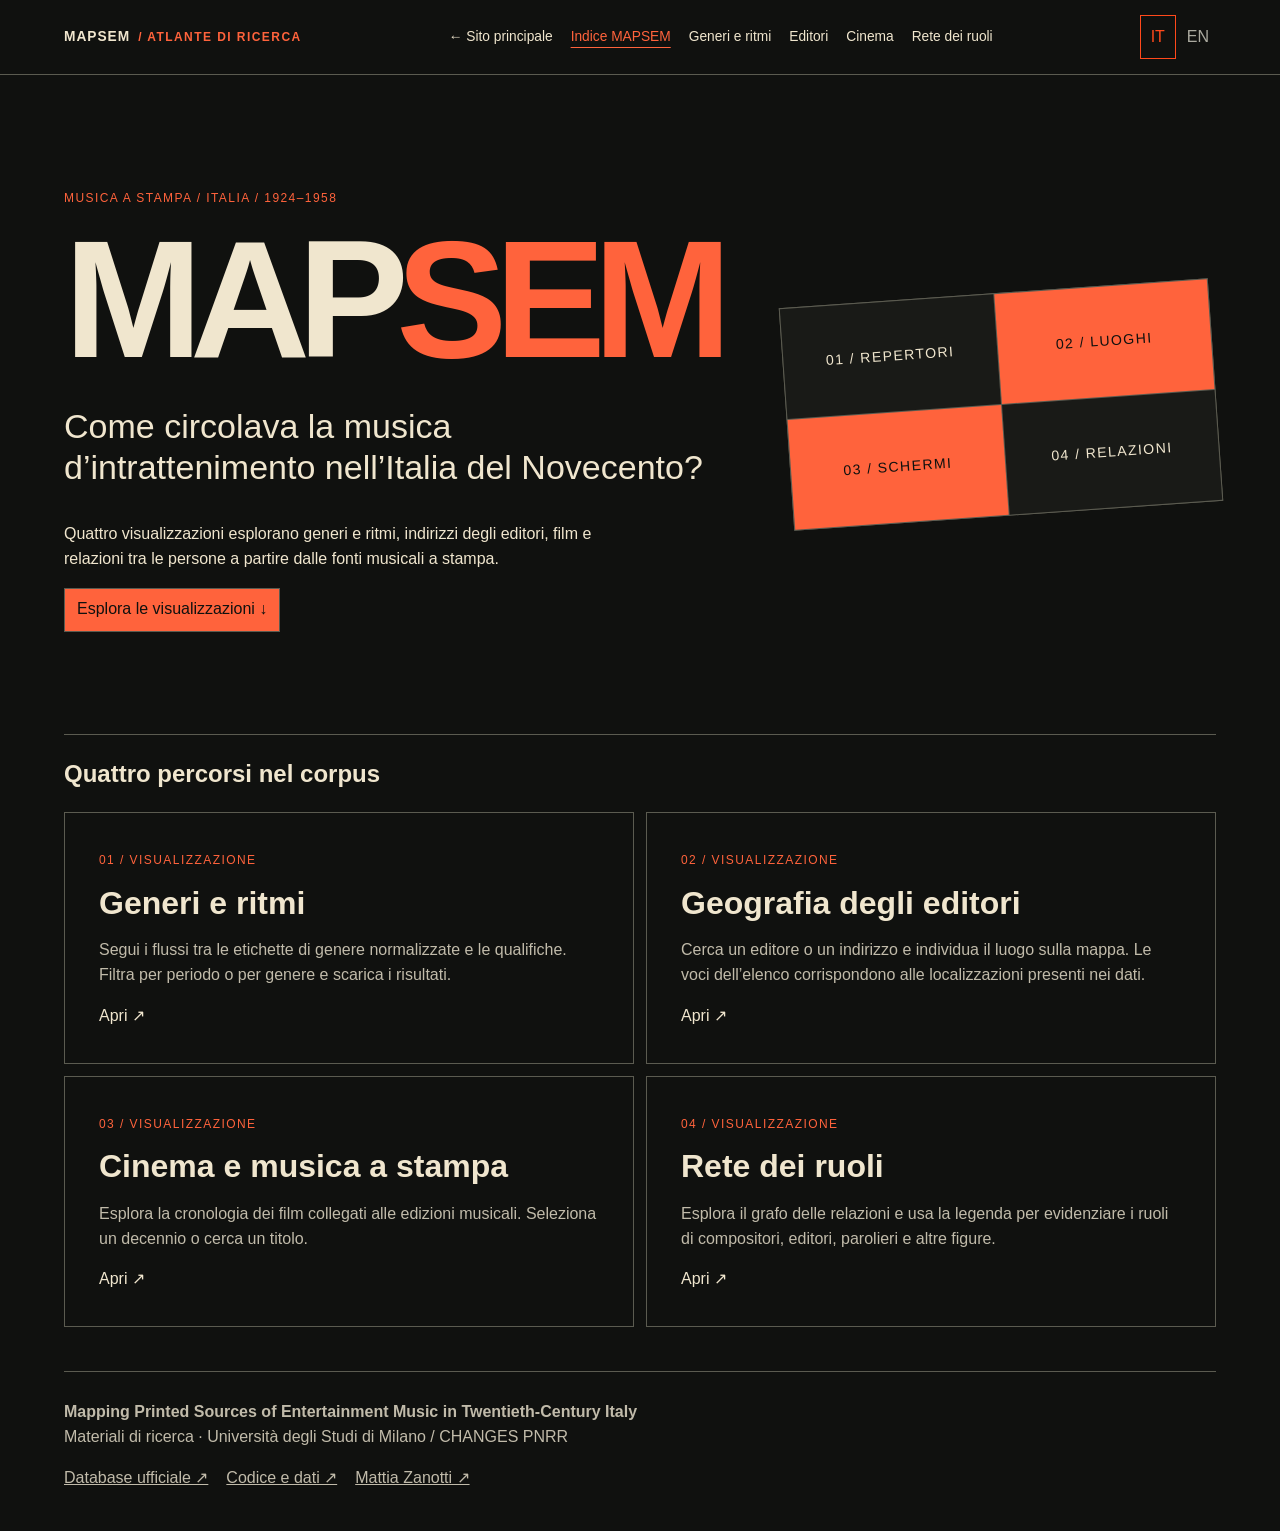
<file: index.html>
<!doctype html>
<html lang="it">
<head>
  <meta charset="utf-8">
  <meta name="viewport" content="width=device-width, initial-scale=1">
  <title>Atlante di ricerca · MAPSEM</title>
  
  <link rel="stylesheet" href="mapsem.css">
<script src="lingua.js"></script>
</head>
<body class="ms-page">
  <nav class="ms-nav" aria-label="Navigazione MAPSEM">
  <a class="ms-brand" href="index.html">MAPSEM <span> / ATLANTE DI RICERCA</span></a>
  <div><a href="https://aittamz.github.io/mattia.zanotti/" aria-label="Torna alla homepage di Mattia Zanotti">← Sito principale</a><a href="index.html" aria-current="page">Indice MAPSEM</a><a href="MAPSEM_GENERI_NORMALIZED.html">Generi e ritmi</a><a href="editors_map_geocoded_OOK.html">Editori</a><a href="timeline_film_FINALE_Ufficiale.html">Cinema</a><a href="grafo.html">Rete dei ruoli</a></div>
</nav>
  <main class="ms-shell">
  <section class="ms-hero">
    <div>
      <p class="ms-kicker">MUSICA A STAMPA / ITALIA / 1924–1958</p>
      <h1>MAP<span>SEM</span></h1>
      <p class="ms-lead">Come circolava la musica d’intrattenimento nell’Italia del Novecento?</p>
      <p>Quattro visualizzazioni esplorano generi e ritmi, indirizzi degli editori, film e relazioni tra le persone a partire dalle fonti musicali a stampa.</p>
      <a class="ms-button" href="#visualizzazioni">Esplora le visualizzazioni ↓</a>
    </div>
    <div class="ms-index-art" aria-hidden="true">
      <span>01 / REPERTORI</span><span>02 / LUOGHI</span><span>03 / SCHERMI</span><span>04 / RELAZIONI</span>
    </div>
  </section>
  <section id="visualizzazioni">
    <h2>Quattro percorsi nel corpus</h2>
    <div class="ms-cards">
      <a class="ms-card" href="MAPSEM_GENERI_NORMALIZED.html"><span class="ms-kicker">01 / VISUALIZZAZIONE</span><h3>Generi e ritmi</h3><p>Segui i flussi tra le etichette di genere normalizzate e le qualifiche. Filtra per periodo o per genere e scarica i risultati.</p><span aria-hidden="true">Apri ↗</span></a><a class="ms-card" href="editors_map_geocoded_OOK.html"><span class="ms-kicker">02 / VISUALIZZAZIONE</span><h3>Geografia degli editori</h3><p>Cerca un editore o un indirizzo e individua il luogo sulla mappa. Le voci dell’elenco corrispondono alle localizzazioni presenti nei dati.</p><span aria-hidden="true">Apri ↗</span></a><a class="ms-card" href="timeline_film_FINALE_Ufficiale.html"><span class="ms-kicker">03 / VISUALIZZAZIONE</span><h3>Cinema e musica a stampa</h3><p>Esplora la cronologia dei film collegati alle edizioni musicali. Seleziona un decennio o cerca un titolo.</p><span aria-hidden="true">Apri ↗</span></a><a class="ms-card" href="grafo.html"><span class="ms-kicker">04 / VISUALIZZAZIONE</span><h3>Rete dei ruoli</h3><p>Esplora il grafo delle relazioni e usa la legenda per evidenziare i ruoli di compositori, editori, parolieri e altre figure.</p><span aria-hidden="true">Apri ↗</span></a>
    </div>
  </section>
  <footer class="ms-footer">
    <p><strong>Mapping Printed Sources of Entertainment Music in Twentieth-Century Italy</strong><br>Materiali di ricerca · Università degli Studi di Milano / CHANGES PNRR</p>
    <div><a href="https://mapsem.changes.unimi.it/index.php">Database ufficiale ↗</a><a href="https://github.com/aittamz/MAPSEM">Codice e dati ↗</a><a href="https://aittamz.github.io/mattia.zanotti/">Mattia Zanotti ↗</a></div>
  </footer>
</main>
  
</body>
</html>
</file>
<file: mapsem.css>
:root {
  --ms-bg: #10110f;
  --ms-paper: #f0e6ce;
  --ms-orange: #ff633c;
  --ms-muted: #c1bbaa;
  --ms-border: #5b5b50;
  --ms-panel: #191a17;
  color-scheme: dark;
}
.ms-page { margin: 0; background: var(--ms-bg); color: var(--ms-paper); font-family: Arial, Helvetica, sans-serif; line-height: 1.55; }
.ms-page *, .ms-page *::before, .ms-page *::after { box-sizing: border-box; }
.ms-page a { color: inherit; }
.ms-page a:hover { color: var(--ms-orange); }
.ms-page :focus-visible { outline: 2px solid var(--ms-orange); outline-offset: 3px; }
.ms-nav { display: flex; justify-content: space-between; align-items: center; gap: 8px 24px; flex-wrap: wrap; padding: 15px clamp(16px,5vw,72px); border-bottom: 1px solid var(--ms-border); }
.ms-nav > div, .ms-footer > div, .ms-tools { display: flex; align-items: center; flex-wrap: wrap; gap: 8px 18px; }
.ms-nav a { display: inline-flex; align-items: center; min-height: 44px; font-size: .86rem; text-decoration: none; }
.ms-nav a[aria-current] { color: var(--ms-orange); text-decoration: underline; text-underline-offset: .4em; }
.ms-nav .ms-brand { font-weight: bold; letter-spacing: .07em; gap: 8px; }
.ms-brand span, .ms-kicker { color: var(--ms-orange); font-size: .75rem; letter-spacing: .12em; }
.ms-shell { max-width: 1440px; padding: 0 clamp(16px,5vw,72px) 40px; margin: auto; }
.ms-hero { display: grid; grid-template-columns: minmax(0, 1.2fr) minmax(0, .8fr); align-items: center; gap: clamp(20px, 6vw, 90px); padding: clamp(36px,8vw,108px) 0; border-bottom: 1px solid var(--ms-border); }
.ms-hero h1 { font-size: clamp(65px, 13vw, 178px); line-height: .88; letter-spacing: -.075em; margin: 18px 0 28px; }
.ms-hero h1 span { color: var(--ms-orange); }
.ms-lead { font-size: clamp(20px,3vw,34px); line-height: 1.2; }
.ms-hero p, .ms-heading p { max-width: 62ch; }
.ms-index-art { display: grid; grid-template-columns: 1fr 1fr; gap: 1px; border: 1px solid var(--ms-border); background: var(--ms-border); transform: rotate(-4deg); }
.ms-index-art span { display: grid; place-items: center; padding: 14px 6px; min-height: 110px; background: var(--ms-panel); font-size: clamp(9px, 1.1vw, 15px); letter-spacing: .1em; }
.ms-index-art span:nth-child(2), .ms-index-art span:nth-child(3) { background: var(--ms-orange); color: var(--ms-bg); }
.ms-cards { display: grid; grid-template-columns: repeat(2,minmax(0,1fr)); gap: 12px; }
.ms-card { display: block; padding: clamp(18px,3vw,34px); border: 1px solid var(--ms-border); text-decoration: none; }
.ms-card:hover { border-color: var(--ms-orange); }
.ms-card h3 { margin: 12px 0; font-size: clamp(21px,3vw,32px); line-height: 1.2; }
.ms-card p, .ms-footer { color: var(--ms-muted); }
.ms-footer { border-top: 1px solid var(--ms-border); margin-top: 44px; padding-top: 12px; }
.ms-heading { padding: 26px 0 18px; }
.ms-heading h1 { font-size: clamp(32px,6vw,68px); line-height: 1.05; margin: 8px 0 12px; }
.ms-button, .ms-tools button, .ms-tools select, .ms-tools input, .ms-result button {
  font: inherit;
  min-height: 44px;
  max-width: 100%;
  border: 1px solid var(--ms-border);
  border-radius: 0;
  padding: 8px 12px;
  background: var(--ms-panel);
  color: var(--ms-paper);
}
.ms-button, .ms-tools button, .ms-result button { cursor: pointer; }
.ms-page .ms-button { display: inline-flex; align-items: center; text-decoration: none; background: var(--ms-orange); color: var(--ms-bg); }
.ms-tools input[type="search"] { width: min(100%, 32rem); }
.ms-tools label { display: grid; gap: 4px; max-width: 100%; }
.ms-tools [hidden], #editor-map[hidden] { display: none; }
.ms-tools button[aria-pressed="true"] { background: var(--ms-orange); color: var(--ms-bg); }
#editor-map { height: clamp(285px,55svh,570px); background: #1c2125; margin-top: 15px; }
#editor-map .leaflet-control-zoom a, #editor-map .leaflet-popup-close-button { width: 44px; height: 44px; line-height: 44px; }
#editor-map .leaflet-popup-content { overflow-wrap: anywhere; padding-right: 12px; }
#editor-map .leaflet-popup-content-wrapper, #editor-map .leaflet-popup-tip { background: var(--ms-paper); color: var(--ms-bg); }
#editor-map .leaflet-container a, #editor-map .leaflet-control a { color: #252521; }
.ms-results { list-style: none; margin: 0; padding: 0; }
.ms-result { border-top: 1px solid var(--ms-border); padding: 14px 0; display: grid; grid-template-columns: minmax(0,1fr) auto; align-items: center; gap: 4px 15px; overflow-wrap: anywhere; }
.ms-result small { display: block; color: var(--ms-muted); }
.ms-result[hidden], .ms-tools button[hidden] { display: none; }
.ms-chart-scroll { min-width: 0; overflow-x: auto; }
.ms-sankey { --bg: var(--ms-bg); --panel: var(--ms-panel); --card: var(--ms-panel); --ink: var(--ms-paper); --muted: var(--ms-muted); --accent: var(--ms-orange); --border: var(--ms-border); }
.ms-sankey .title { background: none; color: var(--ms-paper); }
.ms-sankey .grid { grid-template-columns: minmax(220px,340px) minmax(0,1fr); }
.ms-sankey .card { border-radius: 0; box-shadow: none; min-width: 0; }
.ms-sankey .btn { min-height: 44px; background: var(--ms-bg); }
.ms-sankey .btn-primary { background: var(--ms-orange); color: var(--ms-bg); }
.ms-sankey .section-title, .ms-sankey .badge { color: var(--ms-paper); }
.ms-sankey #range { margin-inline: 16px; }
.ms-sankey #range .noUi-connect { background: var(--ms-orange); }
.ms-film #visualization { height: 470px; margin: 18px 0; background: var(--ms-paper); color-scheme: light; }
.ms-film .vis-item { color: #151512; }
.ms-film .ms-result { grid-template-columns: 5ch minmax(0,1fr); align-items: baseline; }
.ms-graph { --ui-bg: var(--ms-bg); --ui-text: var(--ms-paper); --ui-border: var(--ms-border); --ui-text-muted: var(--ms-muted); --ui-hover: #282922; --ui-active: #35352b; }
.ms-graph header { position: static; flex-wrap: wrap; }
.ms-graph header button, .ms-graph .legend button { min-height: 44px; }
.ms-graph #wrap { height: clamp(310px,65svh,780px); border-block: 1px solid var(--ms-border); }
.ms-graph .legend { position: static; margin: 16px; box-shadow: none; }
.ms-graph .legend-item { display: inline-flex; min-height: 44px; }
@media (max-width: 700px) {
  .ms-nav { gap: 0; padding-block: 8px; }
  .ms-nav > div { gap: 0 12px; }
  .ms-hero { grid-template-columns: 1fr; }
  .ms-hero h1 { font-size: clamp(62px,20vw,115px); }
  .ms-index-art { transform: none; }
  .ms-index-art span { min-height: 54px; }
  .ms-cards, .ms-sankey .grid { grid-template-columns: 1fr; }
  .ms-sankey .container { padding: 16px; }
  .ms-sankey .sticky { position: static; }
  .ms-sankey #sankey { min-width: 680px; }
  .ms-film #visualization { height: 330px; }
  .ms-result { grid-template-columns: minmax(0,1fr); }
  .ms-result button { justify-self: start; }
}

.ms-editor-dot { display: grid; place-items: center; }
.ms-editor-dot::after { content: ''; width: 13px; height: 13px; border: 2px solid #21140d; border-radius: 50%; background: var(--ms-orange); }

.ms-film #visualization[hidden], .ms-film #film-fit[hidden] { display: none; }
.ms-graph button.legend-item { background: var(--ui-bg); font: inherit; }
.ms-graph button.legend-item.active { background: var(--ui-active); }
/* Lingua condivisa con il sito personale. */
.ms-nav .ms-lang{display:flex;gap:4px;flex-shrink:0}.ms-lang button{background:transparent;color:var(--muted,#aaa99f);border:1px solid transparent;font:inherit;min-height:44px;min-width:36px;cursor:pointer}.ms-lang button[aria-pressed=true]{color:var(--orange,#ff491b);border-color:currentColor}.ms-lang button:focus-visible{outline:2px solid var(--orange,#ff491b);outline-offset:3px}
@media(max-width:640px){.ms-nav .ms-lang{position:absolute;right:16px;top:10px}.ms-nav{position:relative}.ms-brand{padding-right:90px}}
</file>
